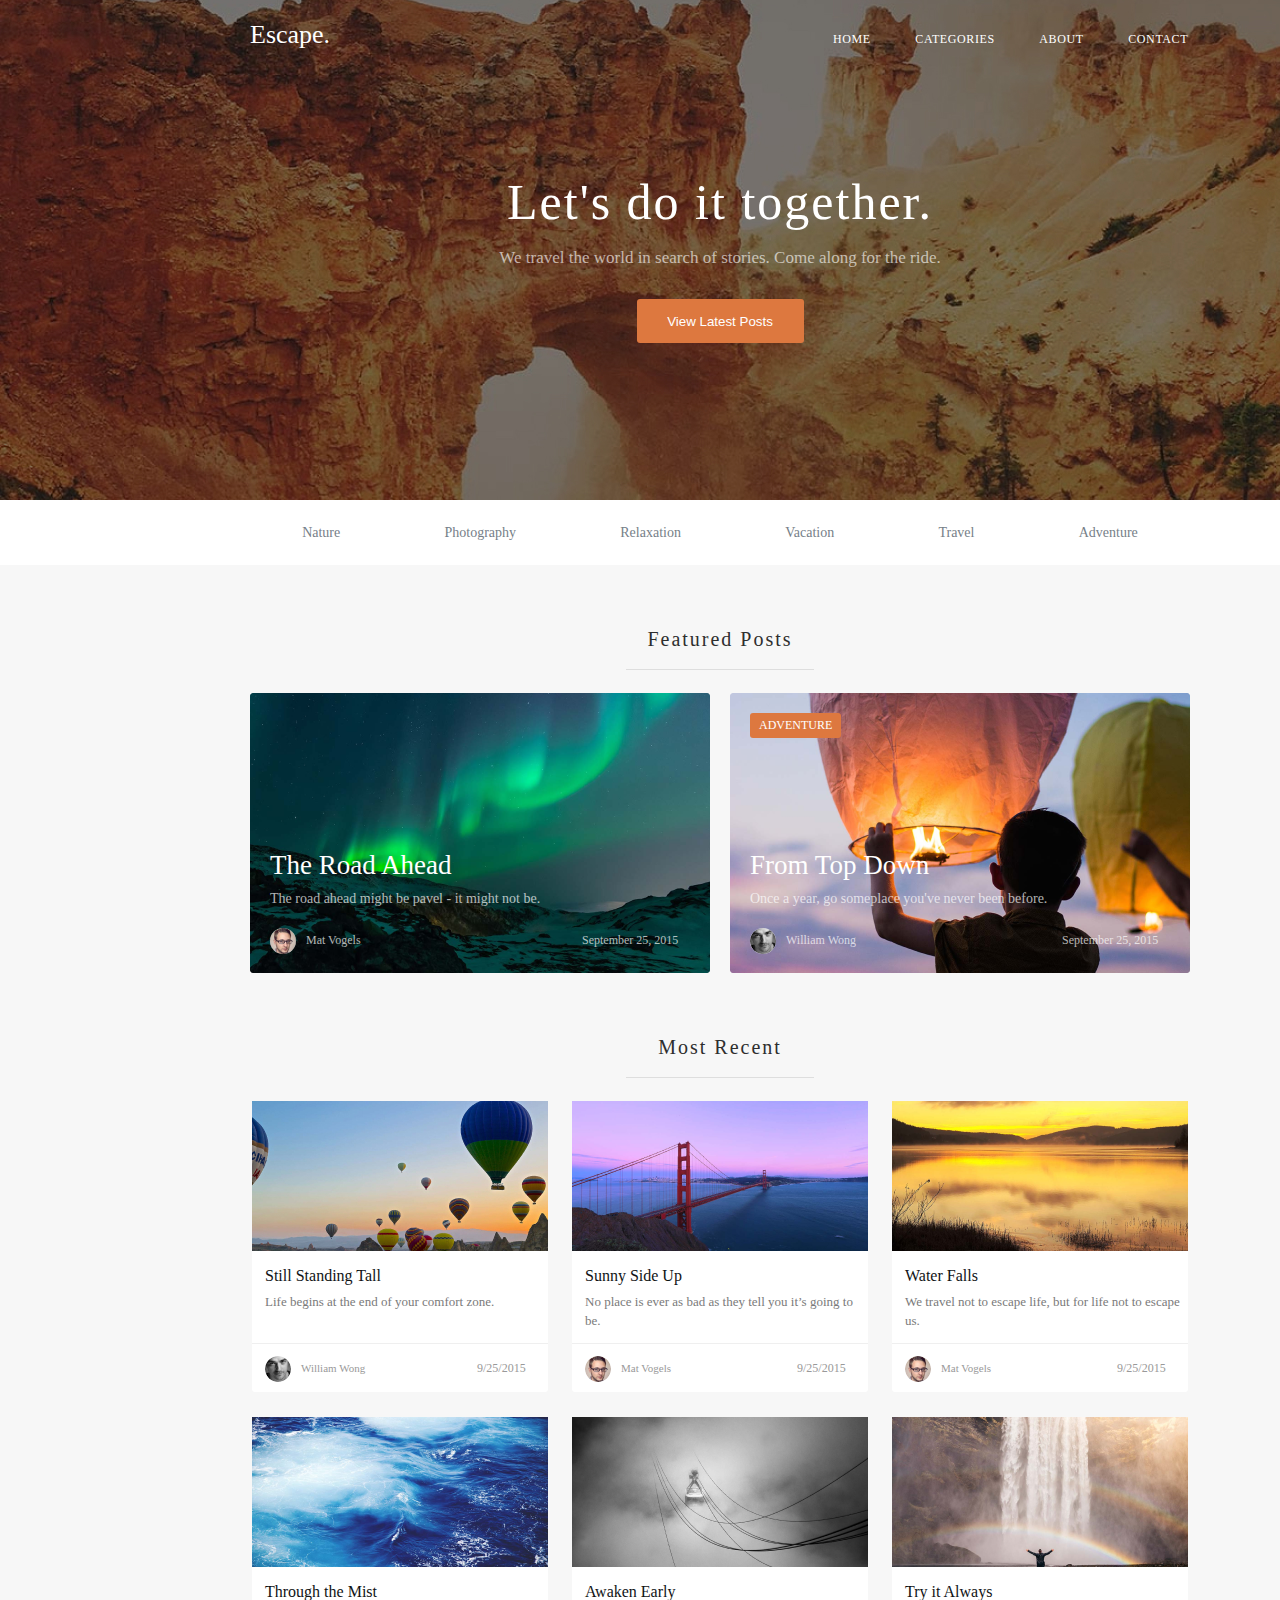
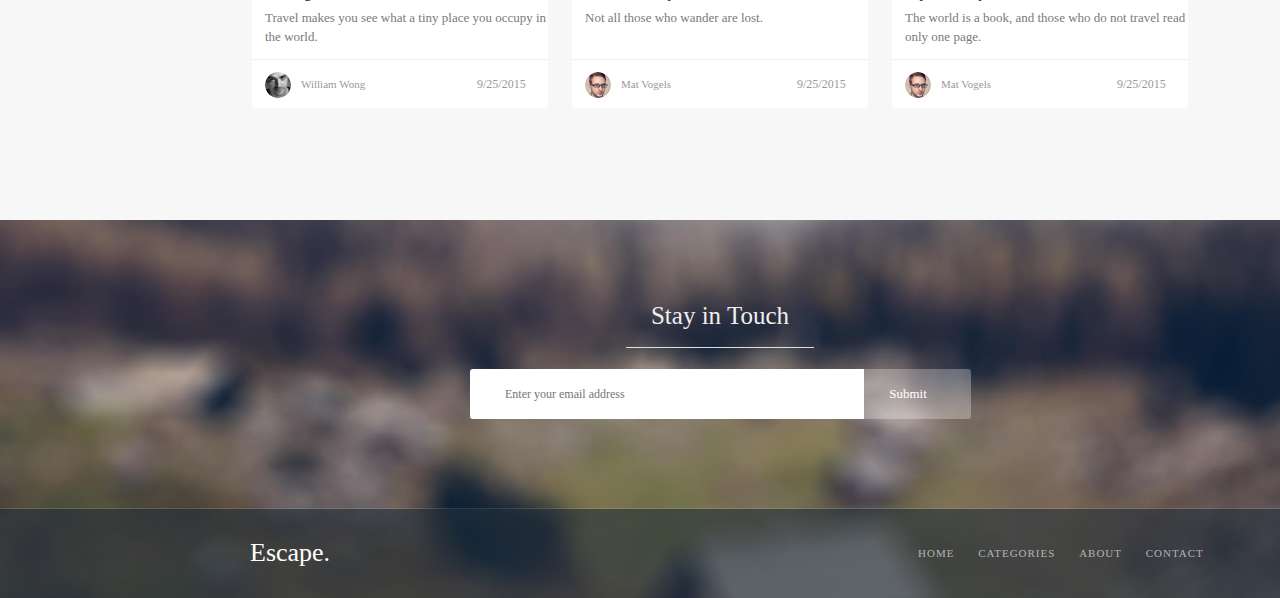
<file: index.html>
<!doctype html>
<html lang="en">

<head>
    <meta charset="utf-8">
    <title>Escape</title>
    <link href="css/style_main.css" rel="stylesheet">
</head>

<body>
    <header class="header header_background">
        <div class="header__navigation">
            <p class="logo header__logo header__logo_white">Escape.</p>
            <nav>
                <ul class="menu menu_pos_header">
                    <li class="menu__item-header"><a class="menu__item-link menu__item-link_color-white"
                            href="index.html">HOME</a>
                    </li>
                    <li class="menu__item-header"><a class="menu__item-link menu__item-link_color-white"
                            href="index.html">CATEGORIES</a>
                    </li>
                    <li class="menu__item-header"><a class="menu__item-link menu__item-link_color-white"
                            href="index.html">ABOUT</a></li>
                    <li class="menu__item-header"><a class="menu__item-link menu__item-link_color-white"
                            href="index.html">CONTACT</a>
                    </li>
                </ul>
            </nav>
        </div>
        <div class="header__content header__content_main-pos">
            <div class="header__text">
                <h1 class="header__text-title header__text-title_white">Let's do it together.</h1>
                <p class="header__text-discription header__text-discription_white">We travel the world in search of
                    stories.
                    Come along for the
                    ride.</p>
            </div>
            <form action="index.html">
                <button class="button-header">
                    <span class="button-header__text">View Latest Posts</span>
                </button>
            </form>
        </div>
    </header>
    <section>
        <nav>
            <ul class="section-menu">
                <li class="section-menu__item"><a class="section-menu__item-link" href="index.html">Nature</a></li>
                <li class="section-menu__item"><a class="section-menu__item-link" href="index.html">Photography</a></li>
                <li class="section-menu__item"><a class="section-menu__item-link" href="index.html">Relaxation</a></li>
                <li class="section-menu__item"><a class="section-menu__item-link" href="index.html">Vacation</a></li>
                <li class="section-menu__item"><a class="section-menu__item-link" href="index.html">Travel</a></li>
                <li class="section-menu__item"><a class="section-menu__item-link" href="index.html">Adventure</a></li>
            </ul>
        </nav>
        <div class="content">
            <div>
                <div class="brd">
                    <h2 class="content__title">Featured Posts</h2>
                </div>
                <div class="content__image">
                    <div class="content__image_pos_left">
                        <img class="content__image_background" src="img/content_main_img1.png" alt="content_main_img1">
                        <div class="content__inimage-context">
                            <p><a class="content__inimage-context_title" href="the-road-ahead.html">The Road Ahead</a>
                            </p>
                            <p><a class="content__inimage-context_discription" href="the-road-ahead.html">The road ahead
                                    might be pavel -
                                    it
                                    might not be.</a></p>
                            <img class="content__avatar content__avatar_head-pos" src="img/content_author1.jpg" alt="/content_author1">
                            <p class="content__inimage-context_author">Mat Vogels</p>
                            <p class="content__inimage-context_date">September 25, 2015</p>
                        </div>
                    </div>

                    <div class=" content__image_pos_right">
                        <img class="content__image_background" src="img/content_main_img2.png" alt="content_main_img2">
                        <div class="content__inimage-context">
                            <a class="content__button content__button-text" href="#">ADVENTURE</a>
                            <p class="content__inimage-context_title">From Top Down</p>
                            <p class="content__inimage-context_discription">Once a year, go someplace you've never
                                been
                                before.</p>
                            <img class="content__avatar content__avatar_head-pos" src="img/content_author2.jpg.jpg" alt="content_author2">
                            <p class="content__inimage-context_author">William Wong</p>
                            <p class="content__inimage-context_date">September 25, 2015</p>
                        </div>
                    </div>
                </div>

                <div class="brd brd_header">
                    <h2 class="content__title">Most Recent</h2>
                </div>
                <div class="other-content">
                    <div class="content-block ">
                        <p><img src="img/content_block_img1.jpg" alt="content_block_img1"></p>
                        <p class="content-block__header">Still Standing Tall</p>
                        <p class="content-block__discription">Life begins at the end of your comfort zone.</p>
                        <img class="content__avatar content__avatar_other-pos" src="img/content_author2.jpg.jpg" alt="content_author2">
                        <span class="content-block__author">William Wong</span>
                        <span class="content-block__date">9/25/2015</span>
                        <div class="brd-content"></div>
                    </div>

                    <div class="content-block">
                        <p><img src="img/content_block_img2.png" alt="content_block_img2"></p>
                        <p class="content-block__header">Sunny Side Up</p>
                        <p class="content-block__discription">No place is ever as bad as they tell you it’s going to be.
                        </p>
                        <img class="content__avatar content__avatar_other-pos" src=" img/content_author1.jpg" alt="content_author1">
                        <span class="content-block__author">Mat Vogels</span>
                        <span class="content-block__date">9/25/2015</span>
                        <div class="brd-content"></div>
                    </div>

                    <div class="content-block ">
                        <p><img src="img/content_block_img3.png" alt="content_block_img3"></p>
                        <p class="content-block__header">Water Falls</p>
                        <p class="content-block__discription">We travel not to escape life, but for life not to escape
                            us.
                        </p>
                        <img class="content__avatar content__avatar_other-pos" src=" img/content_author1.jpg" alt="content_author1">
                        <span class="content-block__author">Mat Vogels</span>
                        <span class="content-block__date">9/25/2015</span>
                        <div class="brd-content"></div>
                    </div>

                    <div class="content-block ">
                        <p><img src="img/content_block_img4.png" alt="content_block_img4"></p>
                        <p class="content-block__header">Through the Mist</p>
                        <p class="content-block__discription">Travel makes you see what a tiny place you occupy in the
                            world.</p>
                        <img class="content__avatar content__avatar_other-pos" src=" img/content_author2.jpg.jpg" alt="content_author2">
                        <span class="content-block__author">William Wong</span>
                        <span class="content-block__date">9/25/2015</span>
                        <div class="brd-content"></div>
                    </div>

                    <div class="content-block ">
                        <p><img src="img/content_block_img5.png" alt="content_block_img5"></p>
                        <p class="content-block__header">Awaken Early</p>
                        <p class="content-block__discription">Not all those who wander are lost.</p>
                        <img class="content__avatar content__avatar_other-pos" src=" img/content_author1.jpg" alt="content_author1">
                        <span class="content-block__author">Mat Vogels</span>
                        <span class="content-block__date">9/25/2015</span>
                        <div class="brd-content"></div>
                    </div>

                    <div class="content-block ">
                        <p><img src="img/content_block_img6.png" alt="content_block_img6"></p>
                        <p class="content-block__header">Try it Always</p>
                        <p class="content-block__discription">The world is a book, and those who do not travel read only
                            one
                            page.
                        </p>
                        <img class="content__avatar content__avatar_other-pos" src=" img/content_author1.jpg" alt="content_author1">
                        <span class="content-block__author">Mat Vogels</span>
                        <span class="content-block__date">9/25/2015</span>
                        <div class="brd-content"></div>
                    </div>
                </div>
            </div>
        </div>


    </section>
    <footer class="footer">
        <div class="footer__title">Stay in Touch</div>
        <input type="email" placeholder="Enter your email address" class="footer__email-input">
        <form action="#">
            <button class="footer__button">
                <span class="footer__button-text">Submit</span>
            </button>
        </form>
        <div class="brd-footer"></div>
        <div class="footer__navigation">
            <p class="logo footer__logo footer__logo_white">Escape.</p>
            <nav>
                <ul class="menu menu_pos_footer">
                    <li class="menu__item-footer"><a class="menu__item-link menu__item-link_color-grey"
                            href="index.html">HOME</a>
                    </li>
                    <li class="menu__item-footer"><a class="menu__item-link menu__item-link_color-grey"
                            href="index.html">CATEGORIES</a>
                    </li>
                    <li class="menu__item-footer"><a class="menu__item-link menu__item-link_color-grey"
                            href="index.html">ABOUT</a></li>
                    <li class="menu__item-footer"><a class="menu__item-link menu__item-link_color-grey"
                            href="index.html">CONTACT</a>
                    </li>
                </ul>
            </nav>
        </div>
    </footer>
</body>

</html>
</file>
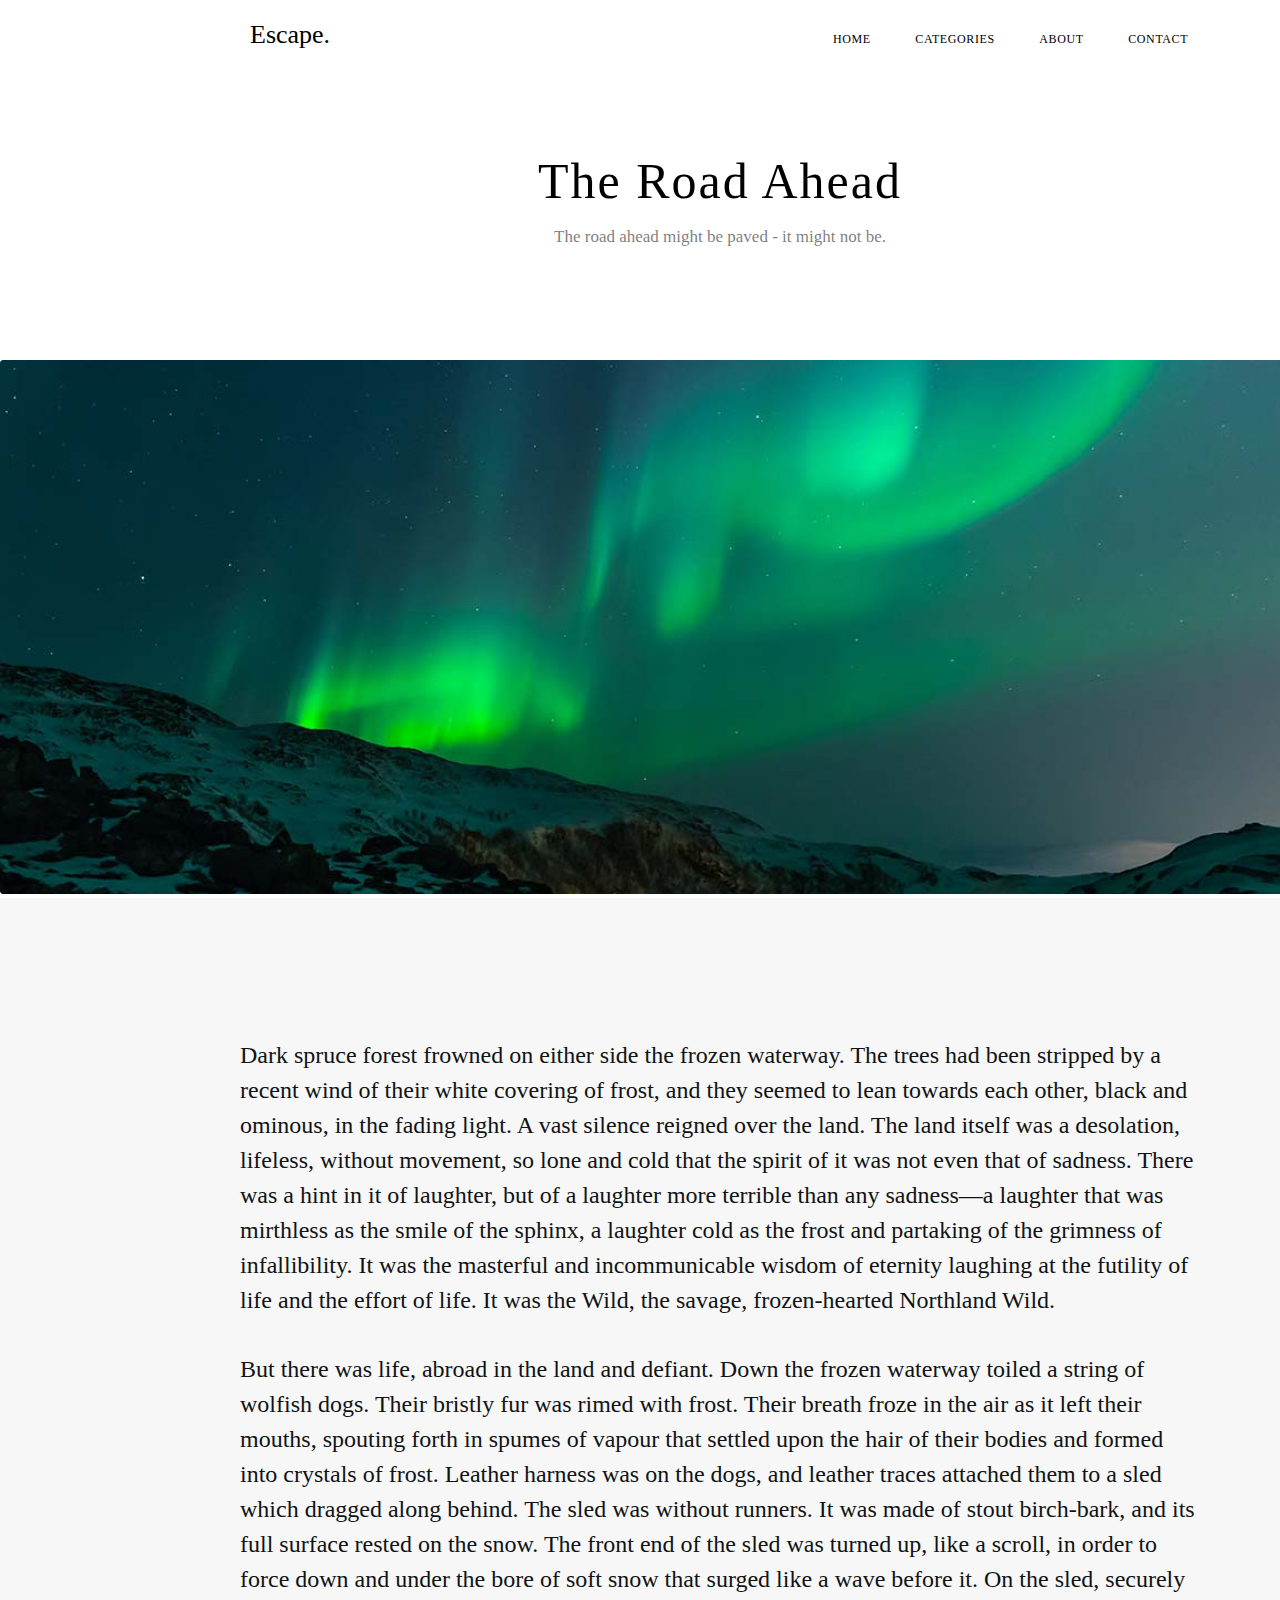
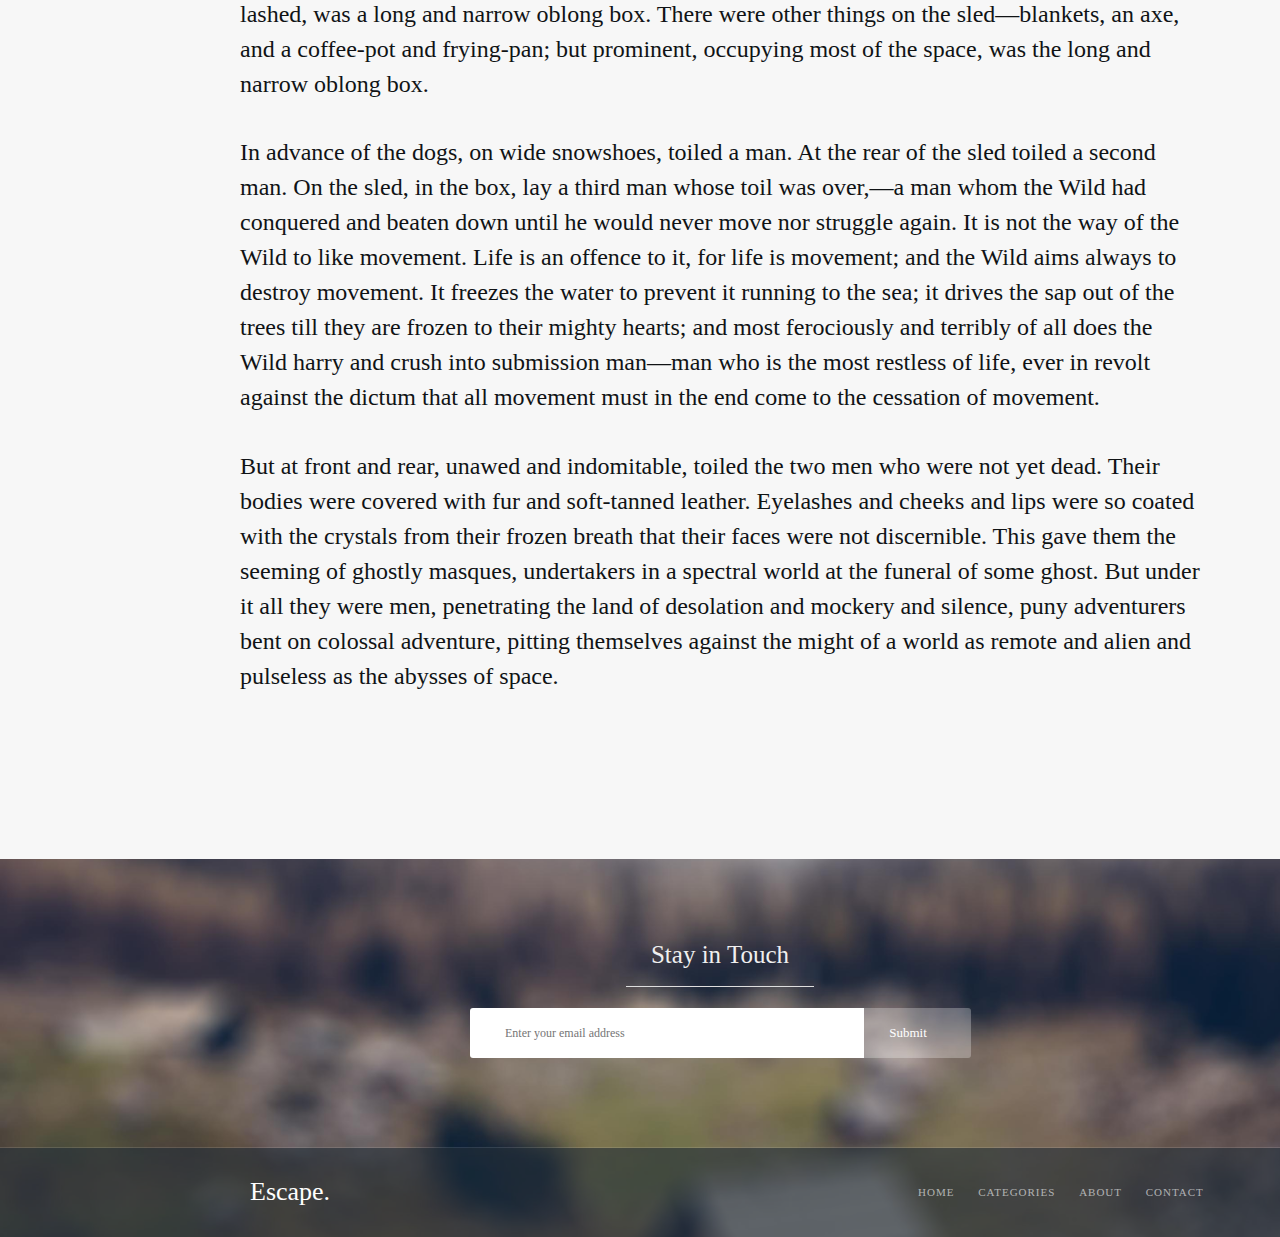
<file: the-road-ahead.html>
<!doctype html>
<html lang="en">

<head>
    <meta charset="utf-8">
    <title>The Road Ahead</title>
    <link href="css/style_other.css" rel="stylesheet">
</head>

<body>
    <header class="header">
        <div class="header__navigation">
            <p class="logo header__logo header__logo_black">Escape.</p>
            <nav>
                <ul class="menu menu_pos_header">
                    <li class="menu__item-header"><a class="menu__item-link menu__item-link_color-black"
                            href="index.html">HOME</a>
                    </li>
                    <li class="menu__item-header"><a class="menu__item-link menu__item-link_color-black"
                            href="index.html">CATEGORIES</a>
                    </li>
                    <li class="menu__item-header"><a class="menu__item-link menu__item-link_color-black"
                            href="index.html">ABOUT</a></li>
                    <li class="menu__item-header"><a class="menu__item-link menu__item-link_color-black"
                            href="index.html">CONTACT</a>
                    </li>
                </ul>
            </nav>
        </div>
        <div class="header__content header__content_other-pos">
            <div class="header__text">
                <h1 class="header__text-title header__text-title_black">The Road Ahead</h1>
                <p class="header__text-discription header__text-discription_black">The road ahead might be paved - it
                    might not be.</p>
            </div>
        </div>

    </header>
    <section>
        <img class="image" src="img/main_img_otherpage.png" alt="main_img_otherpage">
        <div class="content">
            <div class="context">
                <p class="context__text">
                    Dark spruce forest frowned on either side the frozen waterway.
                    The trees had been stripped by a recent wind of their white covering of frost, and they seemed
                    to
                    lean
                    towards each other, black and ominous, in the fading light.
                    A vast silence reigned over the land. The land itself was a desolation, lifeless, without
                    movement,
                    so
                    lone and cold that the spirit of it was not even that of sadness.
                    There was a hint in it of laughter, but of a laughter more terrible than any sadness—a laughter
                    that
                    was
                    mirthless as the smile of the sphinx, a laughter cold as the frost and partaking of the grimness
                    of
                    infallibility.
                    It was the masterful and incommunicable wisdom of eternity laughing at the futility of life and
                    the
                    effort of life. It was the Wild, the savage, frozen-hearted Northland Wild.</p>
                <p class="context__text">
                    But there was life, abroad in the land and defiant.
                    Down the frozen waterway toiled a string of wolfish dogs.
                    Their bristly fur was rimed with frost.
                    Their breath froze in the air as it left their mouths, spouting forth in spumes of vapour that
                    settled
                    upon the hair of their bodies and formed into crystals of frost.
                    Leather harness was on the dogs, and leather traces attached them to a sled which dragged along
                    behind.
                    The sled was without runners. It was made of stout birch-bark, and its full surface rested on
                    the
                    snow.
                    The front end of the sled was turned up, like a scroll, in order to force down and under the
                    bore of
                    soft snow that surged like a wave before it.
                    On the sled, securely lashed, was a long and narrow oblong box.
                    There were other things on the sled—blankets, an axe, and a coffee-pot and frying-pan; but
                    prominent,
                    occupying most of the space, was the long and narrow oblong box.</p>
                <p class="context__text">
                    In advance of the dogs, on wide snowshoes, toiled a man. At the rear of the sled toiled a second
                    man.
                    On the sled, in the box, lay a third man whose toil was over,—a man whom the Wild had conquered
                    and
                    beaten down until he would never move nor struggle again.
                    It is not the way of the Wild to like movement. Life is an offence to it, for life is movement;
                    and
                    the
                    Wild aims always to destroy movement.
                    It freezes the water to prevent it running to the sea; it drives the sap out of the trees till
                    they
                    are
                    frozen to their mighty hearts;
                    and most ferociously and terribly of all does the Wild harry and crush into submission man—man
                    who
                    is
                    the most restless of life,
                    ever in revolt against the dictum that all movement must in the end come to the cessation of
                    movement.</p>
                <p class="context__text">
                    But at front and rear, unawed and indomitable, toiled the two men who were not yet dead.
                    Their bodies were covered with fur and soft-tanned leather.
                    Eyelashes and cheeks and lips were so coated with the crystals from their frozen breath that
                    their
                    faces
                    were not discernible.
                    This gave them the seeming of ghostly masques, undertakers in a spectral world at the funeral of
                    some
                    ghost.
                    But under it all they were men, penetrating the land of desolation and mockery and silence,
                    puny adventurers bent on colossal adventure, pitting themselves against the might of a world as
                    remote
                    and alien and pulseless as the abysses of space.</p>
            </div>
        </div>

    </section>
    <footer class="footer">
        <div class="footer__title">Stay in Touch</div>
        <input type="email" placeholder="Enter your email address" class="footer__email-input">
        <form action="#">
            <button class="footer__button">
                <span class="footer__button-text">Submit</span>
            </button>
        </form>
        <div class="brd-footer"></div>
        <div class="footer__navigation">
            <p class="logo footer__logo footer__logo_white">Escape.</p>
            <nav>
                <ul class="menu menu_pos_footer">
                    <li class="menu__item-footer"><a class="menu__item-link menu__item-link_color-grey"
                            href="index.html">HOME</a>
                    </li>
                    <li class="menu__item-footer"><a class="menu__item-link menu__item-link_color-grey"
                            href="index.html">CATEGORIES</a>
                    </li>
                    <li class="menu__item-footer"><a class="menu__item-link menu__item-link_color-grey"
                            href="index.html">ABOUT</a></li>
                    <li class="menu__item-footer"><a class="menu__item-link menu__item-link_color-grey"
                            href="index.html">CONTACT</a>
                    </li>
                </ul>
            </nav>
        </div>
    </footer>
</body>

</html>
</file>
<file: css/style_main.css>
@import "components/const/body.css";
@import "components/const/logo.css";
@import "components/const/header/header.css";
@import "components/const/header/menu.css";
@import "components/main/section/content.css";
@import "components/main/section/content_block.css";
@import "components/main/section/section_menu.css";
@import "components/const/footer/footer.css";
</file>
<file: css/style_other.css>
@import "components/const/body.css";
@import "components/const/logo.css";
@import "components/const/header/header.css";
@import "components/const/header/menu.css";
@import "components/other/section/content.css";
@import "components/const/footer/footer.css";
</file>
